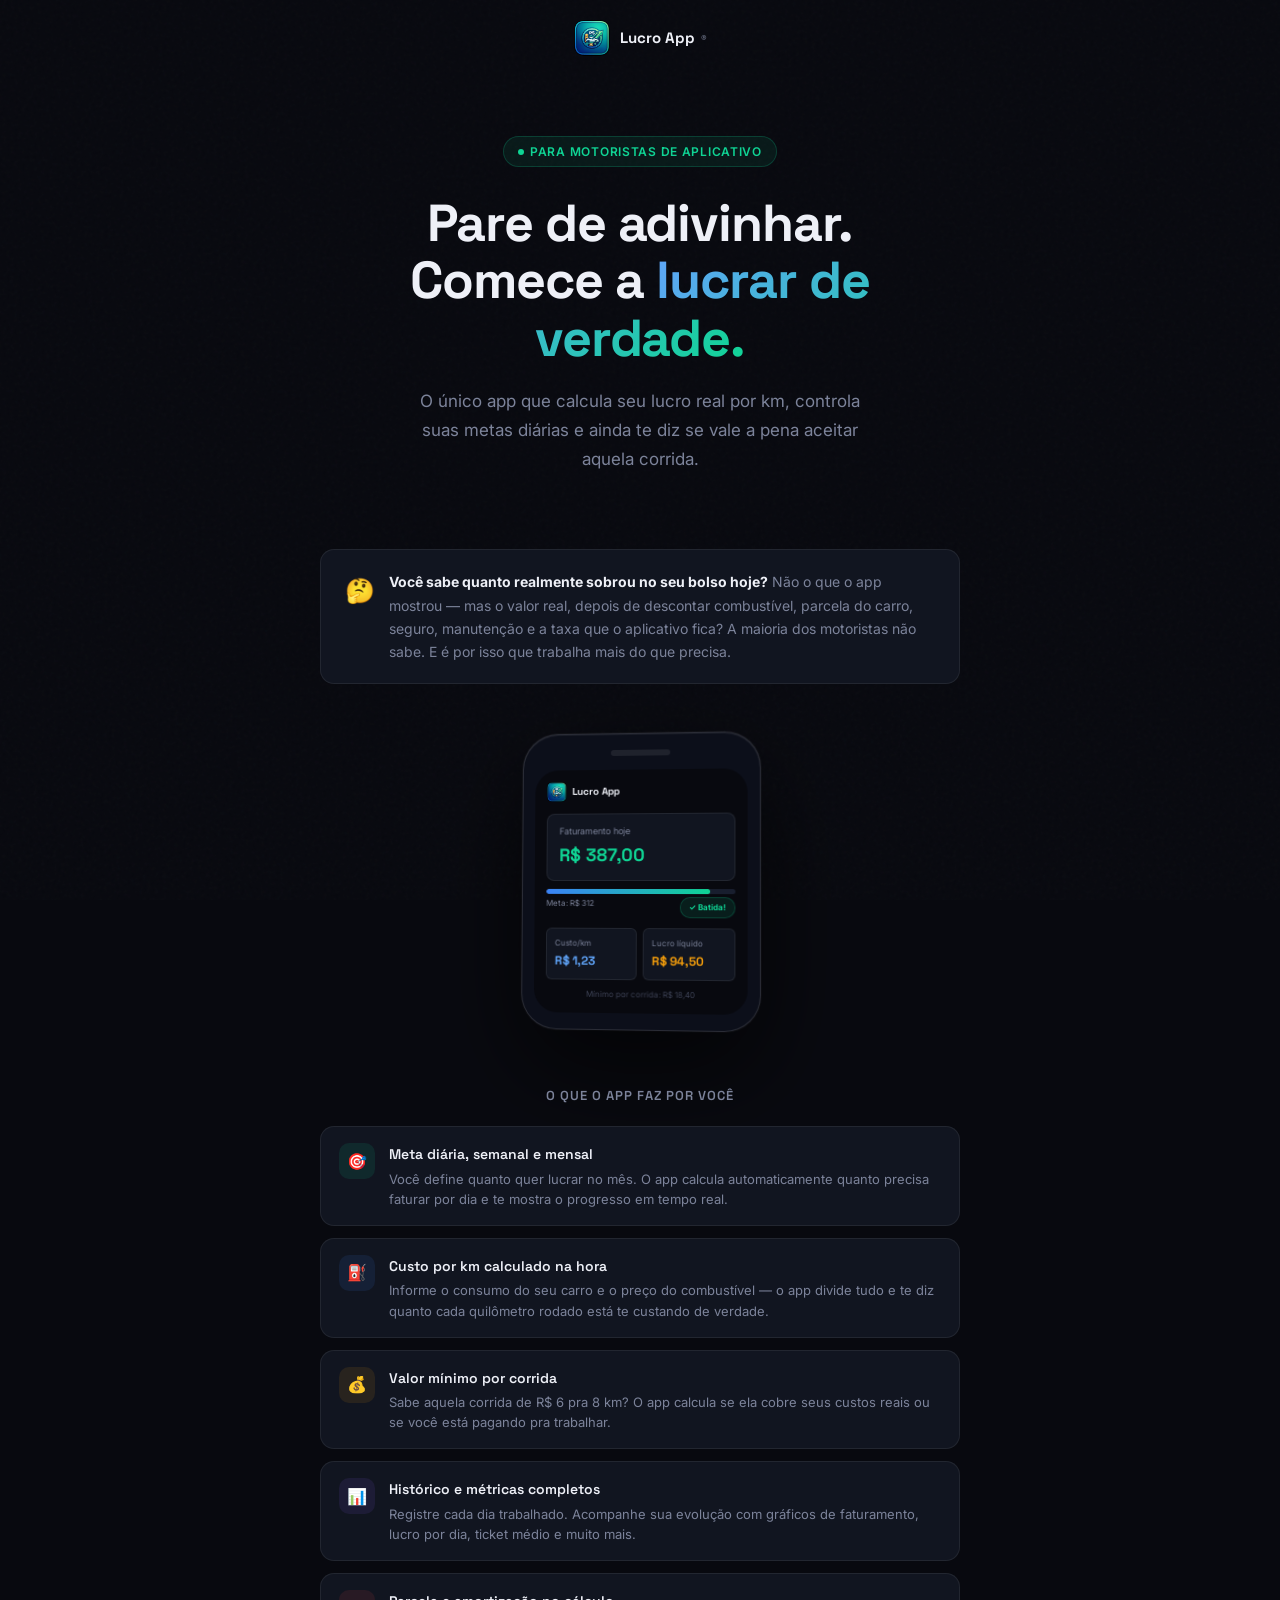
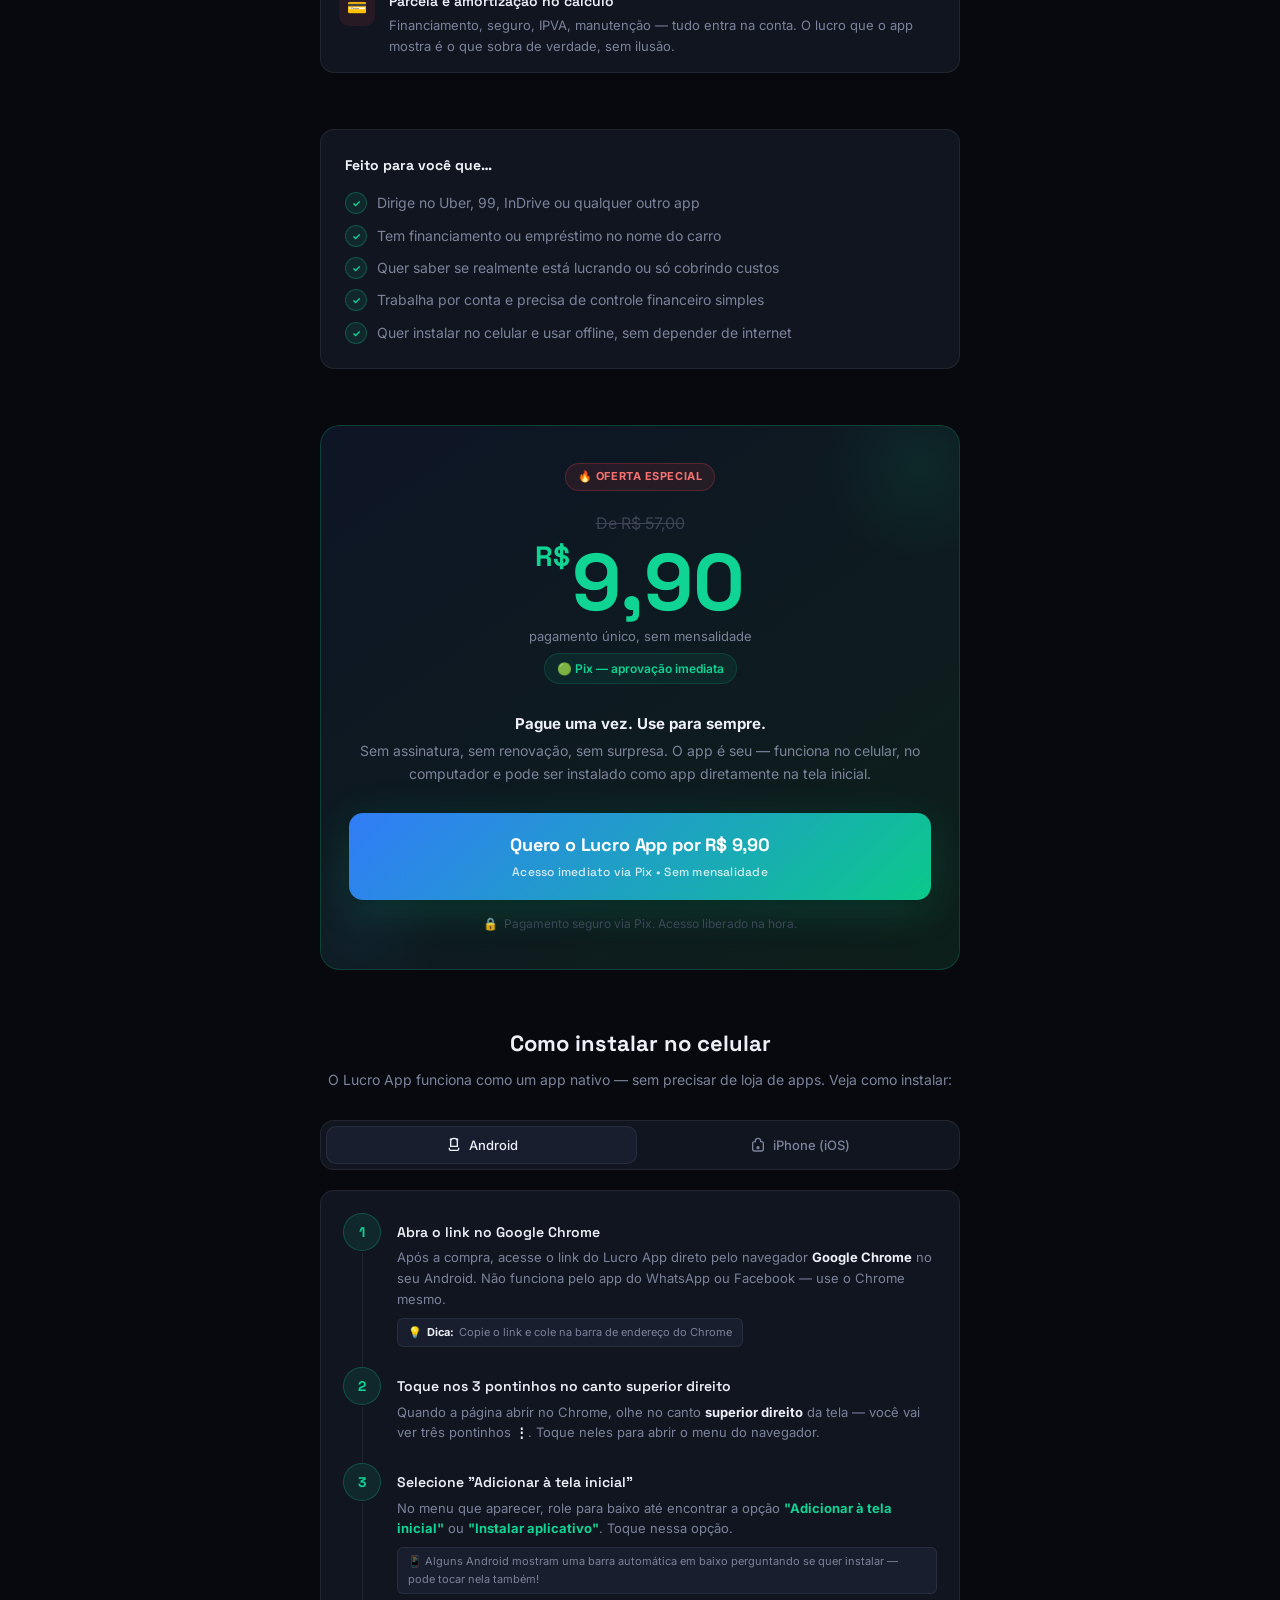
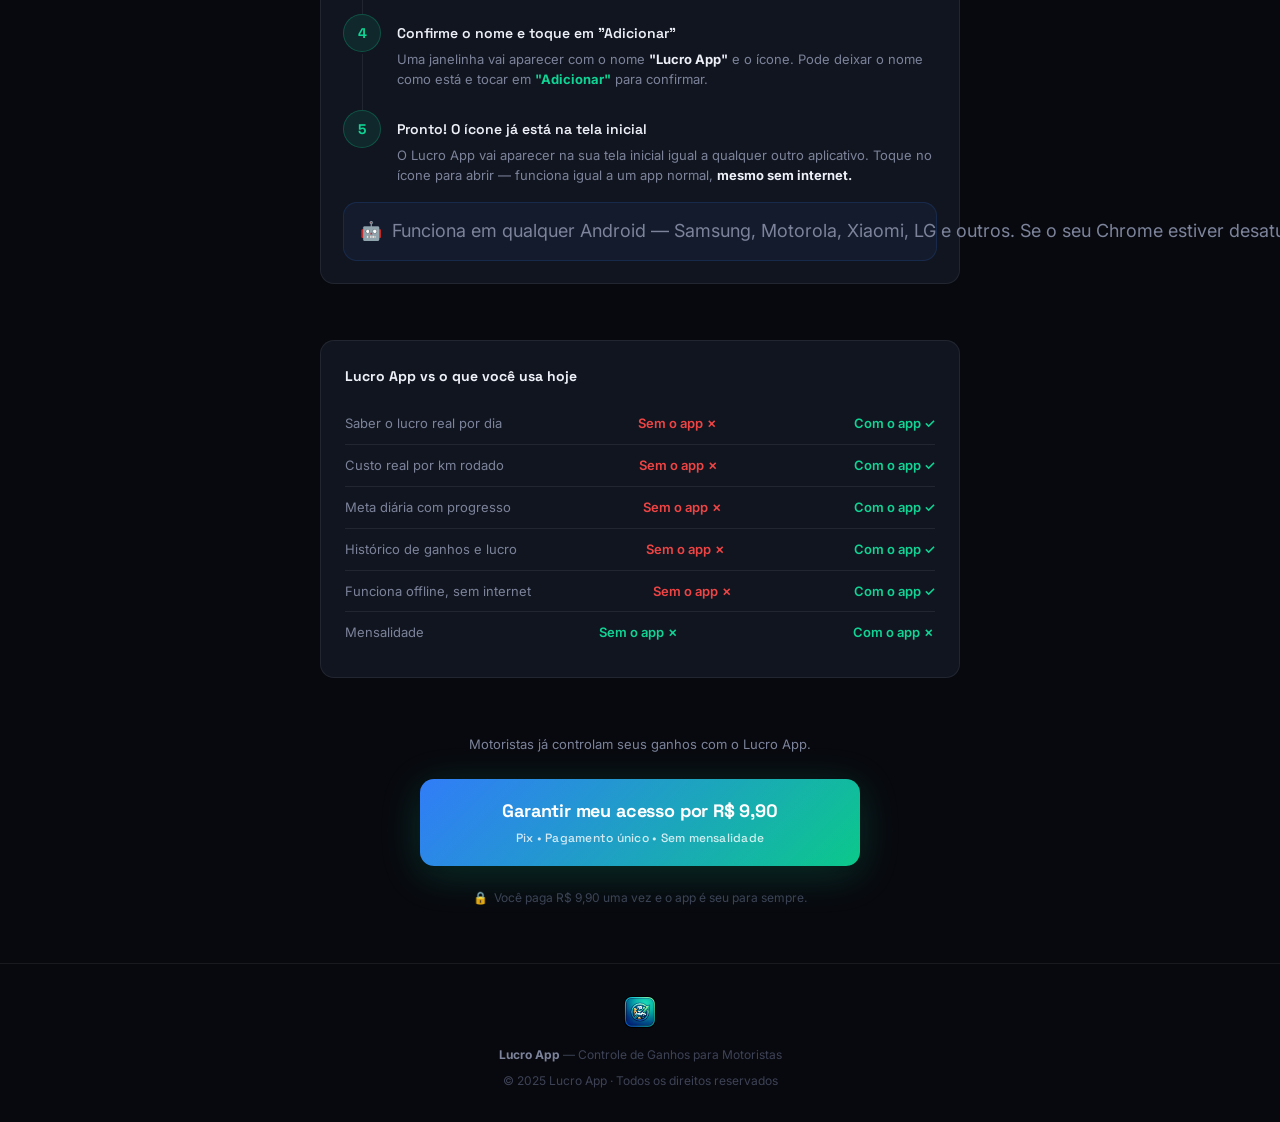
<file: index.html>
<!DOCTYPE html>
<html lang="pt-BR">
<head>
<meta charset="UTF-8">
<meta name="viewport" content="width=device-width, initial-scale=1.0">
<meta name="theme-color" content="#08090f">
<meta name="description" content="Lucro App — Controle de Ganhos para Motoristas de Aplicativo">
<title>Lucro App — Controle de Ganhos para Motoristas</title>
<link rel="icon" href="logo.png">
<link rel="apple-touch-icon" href="logo.png">
<link rel="preconnect" href="https://fonts.googleapis.com">
<link href="https://fonts.googleapis.com/css2?family=Inter:wght@400;500;600&family=Space+Grotesk:wght@600;700&display=swap" rel="stylesheet">
<link rel="stylesheet" href="style.css">
</head>
<body>

<!-- NAV -->
<div class="wrap">
  <nav>
    <div class="nav-logo">
      <img src="logo.png" alt="Lucro App">
      <span>Lucro App <small>®</small></span>
    </div>
  </nav>
</div>

<!-- HERO -->
<div class="wrap">
  <section class="hero reveal">
    <div class="hero-eyebrow"><span></span>Para motoristas de aplicativo</div>
    <h1>Pare de adivinhar.<br>Comece a <em>lucrar de verdade.</em></h1>
    <p class="hero-sub">O único app que calcula seu lucro real por km, controla suas metas diárias e ainda te diz se vale a pena aceitar aquela corrida.</p>
  </section>

  <!-- PROBLEM -->
  <div class="problem reveal">
    <div class="problem-icon">🤔</div>
    <p><strong>Você sabe quanto realmente sobrou no seu bolso hoje?</strong> Não o que o app mostrou — mas o valor real, depois de descontar combustível, parcela do carro, seguro, manutenção e a taxa que o aplicativo fica? A maioria dos motoristas não sabe. E é por isso que trabalha mais do que precisa.</p>
  </div>

  <!-- PHONE MOCKUP -->
  <div class="phone-section reveal">
    <div class="phone">
      <div class="phone-notch"></div>
      <div class="phone-screen">
        <div class="app-header">
          <img src="logo.png" alt="logo">
          <span>Lucro App</span>
        </div>
        <div class="app-metric">
          <div class="app-metric-label">Faturamento hoje</div>
          <div class="app-metric-val">R$ 387,00</div>
        </div>
        <div class="app-bar-wrap">
          <div class="app-bar-track"><div class="app-bar-fill"></div></div>
          <div class="app-bar-labels">
            <span>Meta: R$ 312</span>
            <span class="app-badge">✓ Batida!</span>
          </div>
        </div>
        <div class="app-mini-grid">
          <div class="app-mini">
            <div class="app-mini-l">Custo/km</div>
            <div class="app-mini-v blue">R$ 1,23</div>
          </div>
          <div class="app-mini">
            <div class="app-mini-l">Lucro líquido</div>
            <div class="app-mini-v amber">R$ 94,50</div>
          </div>
        </div>
        <div style="font-size:8px;color:#3d4255;text-align:center">Mínimo por corrida: R$ 18,40</div>
      </div>
    </div>
  </div>

  <!-- FEATURES -->
  <section class="features reveal">
    <div class="features-title">O que o app faz por você</div>
    <div class="feat-list">
      <div class="feat">
        <div class="feat-icon teal">🎯</div>
        <div class="feat-body">
          <h3>Meta diária, semanal e mensal</h3>
          <p>Você define quanto quer lucrar no mês. O app calcula automaticamente quanto precisa faturar por dia e te mostra o progresso em tempo real.</p>
        </div>
      </div>
      <div class="feat">
        <div class="feat-icon blue">⛽</div>
        <div class="feat-body">
          <h3>Custo por km calculado na hora</h3>
          <p>Informe o consumo do seu carro e o preço do combustível — o app divide tudo e te diz quanto cada quilômetro rodado está te custando de verdade.</p>
        </div>
      </div>
      <div class="feat">
        <div class="feat-icon amber">💰</div>
        <div class="feat-body">
          <h3>Valor mínimo por corrida</h3>
          <p>Sabe aquela corrida de R$ 6 pra 8 km? O app calcula se ela cobre seus custos reais ou se você está pagando pra trabalhar.</p>
        </div>
      </div>
      <div class="feat">
        <div class="feat-icon purple">📊</div>
        <div class="feat-body">
          <h3>Histórico e métricas completos</h3>
          <p>Registre cada dia trabalhado. Acompanhe sua evolução com gráficos de faturamento, lucro por dia, ticket médio e muito mais.</p>
        </div>
      </div>
      <div class="feat">
        <div class="feat-icon red">💳</div>
        <div class="feat-body">
          <h3>Parcela e amortização no cálculo</h3>
          <p>Financiamento, seguro, IPVA, manutenção — tudo entra na conta. O lucro que o app mostra é o que sobra de verdade, sem ilusão.</p>
        </div>
      </div>
    </div>
  </section>

  <!-- WHO FOR -->
  <div class="for-section reveal">
    <div class="for-title">Feito para você que…</div>
    <div class="for-list">
      <div class="for-item">Dirige no Uber, 99, InDrive ou qualquer outro app</div>
      <div class="for-item">Tem financiamento ou empréstimo no nome do carro</div>
      <div class="for-item">Quer saber se realmente está lucrando ou só cobrindo custos</div>
      <div class="for-item">Trabalha por conta e precisa de controle financeiro simples</div>
      <div class="for-item">Quer instalar no celular e usar offline, sem depender de internet</div>
    </div>
  </div>

  <!-- PRICE -->
  <section class="price-section reveal">
    <div class="price-card">
      <div class="price-badge">🔥 Oferta especial</div>
      <div class="price-old">De R$ 57,00</div>
      <div class="price-new"><sup>R$</sup>9,90</div>
      <div class="price-sub">pagamento único, sem mensalidade</div>
      <div class="price-pix">🟢 Pix — aprovação imediata</div>
      <div class="price-once">
        <strong>Pague uma vez. Use para sempre.</strong>
        Sem assinatura, sem renovação, sem surpresa. O app é seu — funciona no celular, no computador e pode ser instalado como app diretamente na tela inicial.
      </div>
      <a href="#comprar" class="cta-btn">
        Quero o Lucro App por R$ 9,90
        <small>Acesso imediato via Pix • Sem mensalidade</small>
      </a>
      <p class="cta-guarantee">Pagamento seguro via Pix. Acesso liberado na hora.</p>
    </div>
  </section>

  <!-- TUTORIAL -->
  <section class="tutorial-section reveal">
    <div class="tutorial-header">
      <h2>Como instalar no celular</h2>
      <p>O Lucro App funciona como um app nativo — sem precisar de loja de apps. Veja como instalar:</p>
    </div>

    <div class="tutorial-tabs">
      <button class="ttab active" onclick="switchTab('android',this)">
        <svg viewBox="0 0 24 24" fill="none" stroke="currentColor" stroke-width="2"><path d="M5 16v2a2 2 0 002 2h10a2 2 0 002-2v-2"/><path d="M12 2a5 5 0 015 5v7H7V7a5 5 0 015-5z"/><line x1="8" y1="2" x2="6" y2="5"/><line x1="16" y1="2" x2="18" y2="5"/></svg>
        Android
      </button>
      <button class="ttab" onclick="switchTab('ios',this)">
        <svg viewBox="0 0 24 24" fill="none" stroke="currentColor" stroke-width="2"><path d="M12 2a4 4 0 014 4v1h1a3 3 0 013 3v8a3 3 0 01-3 3H7a3 3 0 01-3-3v-8a3 3 0 013-3h1V6a4 4 0 014-4z"/><circle cx="12" cy="16" r="1.5" fill="currentColor"/></svg>
        iPhone (iOS)
      </button>
    </div>

    <!-- ANDROID -->
    <div class="tutorial-panel active" id="panel-android">
      <div class="card">
        <div class="steps">
          <div class="step">
            <div class="step-line"></div>
            <div class="step-num android">1</div>
            <div class="step-body">
              <h4>Abra o link no Google Chrome</h4>
              <p>Após a compra, acesse o link do Lucro App direto pelo navegador <strong style="color:var(--text)">Google Chrome</strong> no seu Android. Não funciona pelo app do WhatsApp ou Facebook — use o Chrome mesmo.</p>
              <div class="step-tip">💡 <b>Dica:</b> Copie o link e cole na barra de endereço do Chrome</div>
            </div>
          </div>
          <div class="step">
            <div class="step-line"></div>
            <div class="step-num android">2</div>
            <div class="step-body">
              <h4>Toque nos 3 pontinhos no canto superior direito</h4>
              <p>Quando a página abrir no Chrome, olhe no canto <strong style="color:var(--text)">superior direito</strong> da tela — você vai ver três pontinhos <strong style="color:var(--text)">⋮</strong>. Toque neles para abrir o menu do navegador.</p>
            </div>
          </div>
          <div class="step">
            <div class="step-line"></div>
            <div class="step-num android">3</div>
            <div class="step-body">
              <h4>Selecione "Adicionar à tela inicial"</h4>
              <p>No menu que aparecer, role para baixo até encontrar a opção <strong style="color:var(--teal)">"Adicionar à tela inicial"</strong> ou <strong style="color:var(--teal)">"Instalar aplicativo"</strong>. Toque nessa opção.</p>
              <div class="step-tip">📱 Alguns Android mostram uma barra automática em baixo perguntando se quer instalar — pode tocar nela também!</div>
            </div>
          </div>
          <div class="step">
            <div class="step-line"></div>
            <div class="step-num android">4</div>
            <div class="step-body">
              <h4>Confirme o nome e toque em "Adicionar"</h4>
              <p>Uma janelinha vai aparecer com o nome <strong style="color:var(--text)">"Lucro App"</strong> e o ícone. Pode deixar o nome como está e tocar em <strong style="color:var(--teal)">"Adicionar"</strong> para confirmar.</p>
            </div>
          </div>
          <div class="step">
            <div class="step-num android">5</div>
            <div class="step-body">
              <h4>Pronto! O ícone já está na tela inicial</h4>
              <p>O Lucro App vai aparecer na sua tela inicial igual a qualquer outro aplicativo. Toque no ícone para abrir — funciona igual a um app normal, <strong style="color:var(--text)">mesmo sem internet.</strong></p>
            </div>
          </div>
        </div>
        <div class="tutorial-note">
          <span>🤖</span>
          <span>Funciona em qualquer Android — Samsung, Motorola, Xiaomi, LG e outros. Se o seu Chrome estiver desatualizado, atualize pela Play Store primeiro.</span>
        </div>
      </div>
    </div>

    <!-- IOS -->
    <div class="tutorial-panel" id="panel-ios">
      <div class="card">
        <div class="steps">
          <div class="step">
            <div class="step-line"></div>
            <div class="step-num apple">1</div>
            <div class="step-body">
              <h4>Abra o link no Safari</h4>
              <p>Após a compra, acesse o link do Lucro App pelo <strong style="color:var(--text)">Safari</strong> — o navegador padrão do iPhone. No iOS, a opção de instalar só funciona pelo Safari, não por outros navegadores.</p>
              <div class="step-tip">💡 <b>Dica:</b> Copie o link, abra o Safari e cole na barra de endereço no topo</div>
            </div>
          </div>
          <div class="step">
            <div class="step-line"></div>
            <div class="step-num apple">2</div>
            <div class="step-body">
              <h4>Toque no botão de Compartilhar</h4>
              <p>Com a página aberta no Safari, toque no ícone de <strong style="color:var(--text)">Compartilhar</strong> — é um quadrado com uma seta apontando para cima <strong style="color:var(--blue2)">⬆</strong>. Fica na barra inferior da tela, no meio.</p>
            </div>
          </div>
          <div class="step">
            <div class="step-line"></div>
            <div class="step-num apple">3</div>
            <div class="step-body">
              <h4>Role a lista e toque em "Adicionar à Tela de Início"</h4>
              <p>Um painel vai subir com várias opções. Role essa lista para baixo até encontrar <strong style="color:var(--blue2)">"Adicionar à Tela de Início"</strong> com um ícone de quadrado com um +. Toque nessa opção.</p>
              <div class="step-tip">📋 Pode estar um pouco escondida — role bem a lista até aparecer</div>
            </div>
          </div>
          <div class="step">
            <div class="step-line"></div>
            <div class="step-num apple">4</div>
            <div class="step-body">
              <h4>Confirme tocando em "Adicionar"</h4>
              <p>Uma tela vai mostrar o <strong style="color:var(--text)">ícone do Lucro App</strong> com o nome embaixo. Se quiser, pode mudar o nome. Depois toque em <strong style="color:var(--blue2)">"Adicionar"</strong> no canto superior direito.</p>
            </div>
          </div>
          <div class="step">
            <div class="step-num apple">5</div>
            <div class="step-body">
              <h4>Pronto! Abra pela tela inicial</h4>
              <p>O Lucro App vai aparecer na tela inicial do seu iPhone igual a um aplicativo normal. Abre em tela cheia, sem a barra do Safari, e <strong style="color:var(--text)">funciona sem internet.</strong></p>
            </div>
          </div>
        </div>
        <div class="tutorial-note">
          <span>🍎</span>
          <span>Compatível com iPhone 6 ou mais novo, iOS 13 ou superior. Se não aparecer a opção no Safari, atualize o iOS em Ajustes → Geral → Atualização de Software.</span>
        </div>
      </div>
    </div>
  </section>

  <!-- COMPARISON -->
  <div class="comparison reveal">
    <div class="comp-title">Lucro App vs o que você usa hoje</div>
    <div class="comp-row"><span class="comp-label">Saber o lucro real por dia</span><span class="comp-no">Sem o app ✗</span><span class="comp-yes">Com o app ✓</span></div>
    <div class="comp-row"><span class="comp-label">Custo real por km rodado</span><span class="comp-no">Sem o app ✗</span><span class="comp-yes">Com o app ✓</span></div>
    <div class="comp-row"><span class="comp-label">Meta diária com progresso</span><span class="comp-no">Sem o app ✗</span><span class="comp-yes">Com o app ✓</span></div>
    <div class="comp-row"><span class="comp-label">Histórico de ganhos e lucro</span><span class="comp-no">Sem o app ✗</span><span class="comp-yes">Com o app ✓</span></div>
    <div class="comp-row"><span class="comp-label">Funciona offline, sem internet</span><span class="comp-no">Sem o app ✗</span><span class="comp-yes">Com o app ✓</span></div>
    <div class="comp-row"><span class="comp-label">Mensalidade</span><span class="comp-yes">Sem o app ✗</span><span class="comp-yes">Com o app ✗</span></div>
  </div>

  <!-- FINAL CTA -->
  <section style="text-align:center;margin-bottom:56px" class="reveal" id="comprar">
    <p style="font-size:13px;color:var(--muted);margin-bottom:24px">Motoristas já controlam seus ganhos com o Lucro App.</p>
    <a href="#" class="cta-btn" style="display:inline-block;max-width:440px">
      Garantir meu acesso por R$ 9,90
      <small>Pix • Pagamento único • Sem mensalidade</small>
    </a>
    <p class="cta-guarantee" style="margin-top:14px">Você paga R$ 9,90 uma vez e o app é seu para sempre.</p>
  </section>

</div><!-- .wrap -->

<!-- FOOTER -->
<footer>
  <div class="wrap">
    <img src="logo.png" alt="Lucro App" style="width:32px;height:32px;border-radius:8px;margin-bottom:10px">
    <p><strong>Lucro App</strong> — Controle de Ganhos para Motoristas</p>
    <p style="margin-top:6px">© 2025 Lucro App · Todos os direitos reservados</p>
  </div>
</footer>

<!-- STICKY MOBILE CTA -->
<div class="sticky-cta">
  <a href="#comprar" class="cta-btn">
    Garantir por R$ 9,90 no Pix
    <small>Pagamento único • Sem mensalidade</small>
  </a>
</div>

<script src="script.js"></script>
</body>
</html>
</file>
<file: style.css>
*{box-sizing:border-box;margin:0;padding:0}
:root{
  --bg:#08090f;
  --surface:#111520;
  --surface2:#181e2e;
  --border:rgba(255,255,255,0.07);
  --text:#eef0f7;
  --muted:#7c839a;
  --faint:#3d4255;
  --blue:#3b82f6;
  --blue2:#60a5fa;
  --teal:#0fd494;
  --teal2:#34d399;
  --amber:#f59e0b;
  --red:#ef4444;
  --purple:#8b5cf6;
  --font-d:'Space Grotesk',sans-serif;
  --font-b:'Inter',sans-serif;
  --r:14px;
}
html{scroll-behavior:smooth}
body{background:var(--bg);color:var(--text);font-family:var(--font-b);font-size:16px;line-height:1.6;overflow-x:hidden}

body::before{content:'';position:fixed;inset:0;background-image:url("data:image/svg+xml,%3Csvg viewBox='0 0 256 256' xmlns='http://www.w3.org/2000/svg'%3E%3Cfilter id='n'%3E%3CfeTurbulence type='fractalNoise' baseFrequency='0.9' numOctaves='4' stitchTiles='stitch'/%3E%3C/filter%3E%3Crect width='100%25' height='100%25' filter='url(%23n)' opacity='0.035'/%3E%3C/svg%3E");pointer-events:none;z-index:0;opacity:.6}

/* ── LAYOUT ── */
.wrap{max-width:680px;margin:0 auto;padding:0 20px;position:relative;z-index:1}

/* ── NAV ── */
nav{padding:20px 0;display:flex;align-items:center;justify-content:center}
.nav-logo{display:flex;align-items:center;gap:10px}
.nav-logo img{width:36px;height:36px;border-radius:10px}
.nav-logo span{font-family:var(--font-d);font-size:15px;font-weight:700;color:var(--text)}
.nav-logo small{font-size:11px;color:var(--muted);margin-left:2px}

/* ── HERO ── */
.hero{padding:60px 0 40px;text-align:center}
.hero-eyebrow{display:inline-flex;align-items:center;gap:6px;background:rgba(15,212,148,.08);border:1px solid rgba(15,212,148,.2);color:var(--teal);font-size:12px;font-weight:600;letter-spacing:.06em;text-transform:uppercase;padding:5px 14px;border-radius:20px;margin-bottom:28px}
.hero-eyebrow span{width:6px;height:6px;border-radius:50%;background:var(--teal);animation:pulse2 2s infinite}
@keyframes pulse2{0%,100%{opacity:1;transform:scale(1)}50%{opacity:.4;transform:scale(.8)}}
.hero h1{font-family:var(--font-d);font-size:clamp(32px,7vw,52px);font-weight:700;line-height:1.1;letter-spacing:-.02em;margin-bottom:20px}
.hero h1 em{font-style:normal;background:linear-gradient(135deg,var(--blue2),var(--teal));-webkit-background-clip:text;-webkit-text-fill-color:transparent;background-clip:text}
.hero-sub{font-size:17px;color:var(--muted);max-width:480px;margin:0 auto 36px;line-height:1.7}

/* ── PROBLEM ── */
.problem{background:var(--surface);border:1px solid var(--border);border-radius:var(--r);padding:20px 24px;margin-bottom:48px;display:flex;gap:14px;align-items:flex-start}
.problem-icon{font-size:24px;flex-shrink:0;margin-top:2px}
.problem p{font-size:14px;color:var(--muted);line-height:1.65}
.problem p strong{color:var(--text)}

/* ── PHONE MOCKUP ── */
.phone-section{display:flex;justify-content:center;margin-bottom:56px;perspective:1000px}
.phone{width:240px;background:#0c0f1a;border:1.5px solid rgba(255,255,255,0.12);border-radius:36px;padding:16px 12px;box-shadow:0 40px 100px rgba(0,0,0,.7),0 0 0 1px rgba(255,255,255,.04),inset 0 1px 0 rgba(255,255,255,.06);transform:rotateY(-6deg) rotateX(2deg);transition:transform .4s ease;position:relative}
.phone:hover{transform:rotateY(0deg) rotateX(0deg)}
.phone-notch{width:60px;height:6px;background:rgba(255,255,255,.08);border-radius:3px;margin:0 auto 14px}
.phone-screen{background:var(--bg);border-radius:24px;overflow:hidden;padding:12px}
.app-header{display:flex;align-items:center;gap:6px;margin-bottom:12px}
.app-header img{width:20px;height:20px;border-radius:5px}
.app-header span{font-family:var(--font-d);font-size:10px;font-weight:700;color:var(--text)}
.app-metric{background:var(--surface);border:1px solid var(--border);border-radius:8px;padding:10px 12px;margin-bottom:8px}
.app-metric-label{font-size:9px;color:var(--muted);margin-bottom:3px}
.app-metric-val{font-family:var(--font-d);font-size:18px;font-weight:700;color:var(--teal)}
.app-bar-wrap{margin:6px 0 10px}
.app-bar-track{height:5px;background:var(--surface2);border-radius:3px;overflow:hidden}
.app-bar-fill{height:100%;border-radius:3px;background:linear-gradient(90deg,var(--blue),var(--teal));width:87%}
.app-bar-labels{display:flex;justify-content:space-between;font-size:8px;color:var(--muted);margin-top:3px}
.app-mini-grid{display:grid;grid-template-columns:1fr 1fr;gap:6px;margin-bottom:8px}
.app-mini{background:var(--surface);border:1px solid var(--border);border-radius:6px;padding:8px}
.app-mini-l{font-size:8px;color:var(--muted);margin-bottom:2px}
.app-mini-v{font-family:var(--font-d);font-size:12px;font-weight:700}
.app-mini-v.blue{color:var(--blue2)}
.app-mini-v.amber{color:var(--amber)}
.app-badge{display:inline-flex;align-items:center;gap:4px;background:rgba(15,212,148,.1);border:1px solid rgba(15,212,148,.2);color:var(--teal);font-size:8px;font-weight:700;padding:3px 8px;border-radius:10px}

/* ── FEATURES ── */
.features{margin-bottom:56px}
.features-title{font-family:var(--font-d);font-size:13px;font-weight:600;letter-spacing:.08em;text-transform:uppercase;color:var(--muted);margin-bottom:20px;text-align:center}
.feat-list{display:flex;flex-direction:column;gap:12px}
.feat{display:flex;align-items:flex-start;gap:14px;background:var(--surface);border:1px solid var(--border);border-radius:var(--r);padding:16px 18px;transition:border-color .2s}
.feat:hover{border-color:rgba(59,130,246,.3)}
.feat-icon{width:36px;height:36px;border-radius:10px;display:flex;align-items:center;justify-content:center;font-size:16px;flex-shrink:0}
.feat-icon.blue{background:rgba(59,130,246,.1)}
.feat-icon.teal{background:rgba(15,212,148,.1)}
.feat-icon.amber{background:rgba(245,158,11,.1)}
.feat-icon.purple{background:rgba(139,92,246,.1)}
.feat-icon.red{background:rgba(239,68,68,.1)}
.feat-body h3{font-family:var(--font-d);font-size:14px;font-weight:600;margin-bottom:3px}
.feat-body p{font-size:13px;color:var(--muted);line-height:1.55}

/* ── WHO IS IT FOR ── */
.for-section{background:var(--surface);border:1px solid var(--border);border-radius:var(--r);padding:24px;margin-bottom:56px}
.for-title{font-family:var(--font-d);font-size:14px;font-weight:700;margin-bottom:16px;color:var(--text)}
.for-list{display:flex;flex-direction:column;gap:10px}
.for-item{display:flex;align-items:center;gap:10px;font-size:14px;color:var(--muted)}
.for-item::before{content:'✓';width:20px;height:20px;background:rgba(15,212,148,.1);border:1px solid rgba(15,212,148,.25);border-radius:50%;display:flex;align-items:center;justify-content:center;font-size:10px;color:var(--teal);font-weight:700;flex-shrink:0}

/* ── PRICE ── */
.price-section{margin-bottom:56px}
.price-card{background:linear-gradient(145deg,#0e1526,#0d1f1a);border:1px solid rgba(15,212,148,.2);border-radius:20px;padding:36px 28px;text-align:center;position:relative;overflow:hidden}
.price-card::before{content:'';position:absolute;top:-60px;right:-60px;width:200px;height:200px;background:radial-gradient(circle,rgba(15,212,148,.08) 0%,transparent 70%);pointer-events:none}
.price-card::after{content:'';position:absolute;bottom:-40px;left:-40px;width:160px;height:160px;background:radial-gradient(circle,rgba(59,130,246,.06) 0%,transparent 70%);pointer-events:none}
.price-badge{display:inline-block;background:rgba(239,68,68,.1);border:1px solid rgba(239,68,68,.25);color:#f87171;font-size:11px;font-weight:700;letter-spacing:.05em;text-transform:uppercase;padding:4px 12px;border-radius:20px;margin-bottom:20px}
.price-old{font-size:16px;color:var(--faint);text-decoration:line-through;margin-bottom:6px}
.price-new{font-family:var(--font-d);font-size:clamp(52px,12vw,80px);font-weight:700;line-height:1;color:var(--teal);margin-bottom:4px}
.price-new sup{font-size:28px;vertical-align:top;margin-top:12px;margin-right:2px}
.price-sub{font-size:13px;color:var(--muted);margin-bottom:6px}
.price-pix{display:inline-flex;align-items:center;gap:6px;background:rgba(15,212,148,.08);border:1px solid rgba(15,212,148,.15);color:var(--teal);font-size:12px;font-weight:600;padding:5px 12px;border-radius:20px;margin-bottom:28px}
.price-once{font-size:14px;color:var(--muted);margin-bottom:28px;line-height:1.6}
.price-once strong{color:var(--text);display:block;font-size:15px;margin-bottom:4px}

/* ── CTA BUTTON ── */
.cta-btn{display:block;width:100%;background:linear-gradient(135deg,#1a6ef7,#0bc98a);border:none;border-radius:var(--r);padding:18px 24px;font-family:var(--font-d);font-size:18px;font-weight:700;color:#fff;cursor:pointer;letter-spacing:-.01em;position:relative;overflow:hidden;transition:transform .15s,box-shadow .15s;box-shadow:0 8px 40px rgba(15,212,148,.2),0 2px 8px rgba(0,0,0,.4);text-decoration:none;text-align:center}
.cta-btn::before{content:'';position:absolute;inset:0;background:linear-gradient(135deg,rgba(255,255,255,.1),transparent);pointer-events:none}
.cta-btn:hover{transform:translateY(-2px);box-shadow:0 14px 50px rgba(15,212,148,.3),0 4px 12px rgba(0,0,0,.4)}
.cta-btn:active{transform:translateY(0)}
.cta-btn small{display:block;font-size:12px;font-weight:500;opacity:.8;margin-top:3px;letter-spacing:.02em}
.cta-guarantee{display:flex;align-items:center;justify-content:center;gap:6px;font-size:12px;color:var(--faint);margin-top:14px}
.cta-guarantee::before{content:'🔒'}

/* ── TUTORIAL ── */
.tutorial-section{margin-bottom:56px}
.tutorial-header{text-align:center;margin-bottom:28px}
.tutorial-header h2{font-family:var(--font-d);font-size:22px;font-weight:700;margin-bottom:8px}
.tutorial-header p{font-size:14px;color:var(--muted)}
.tutorial-tabs{display:flex;gap:8px;background:var(--surface);border:1px solid var(--border);border-radius:var(--r);padding:5px;margin-bottom:20px}
.ttab{flex:1;display:flex;align-items:center;justify-content:center;gap:7px;padding:10px;border-radius:10px;border:none;background:transparent;color:var(--muted);font-family:var(--font-b);font-size:13px;font-weight:500;cursor:pointer;transition:all .2s}
.ttab.active{background:var(--surface2);color:var(--text);border:1px solid var(--border)}
.ttab svg{width:16px;height:16px;flex-shrink:0}
.tutorial-panel{display:none}
.tutorial-panel.active{display:block}
.steps{display:flex;flex-direction:column;gap:0}
.step{display:flex;gap:16px;position:relative;padding-bottom:20px}
.step:last-child{padding-bottom:0}
.step:not(:last-child) .step-line{position:absolute;left:19px;top:40px;bottom:0;width:1px;background:var(--border)}
.step-num{width:38px;height:38px;border-radius:50%;display:flex;align-items:center;justify-content:center;font-family:var(--font-d);font-size:14px;font-weight:700;flex-shrink:0;z-index:1}
.step-num.android{background:rgba(15,212,148,.1);border:1px solid rgba(15,212,148,.25);color:var(--teal)}
.step-num.apple{background:rgba(59,130,246,.1);border:1px solid rgba(59,130,246,.25);color:var(--blue2)}
.step-body{padding-top:8px;flex:1}
.step-body h4{font-family:var(--font-d);font-size:14px;font-weight:600;margin-bottom:4px}
.step-body p{font-size:13px;color:var(--muted);line-height:1.6}
.step-tip{display:inline-flex;align-items:center;gap:5px;background:var(--surface2);border:1px solid var(--border);border-radius:6px;padding:5px 10px;font-size:11px;color:var(--muted);margin-top:8px}
.step-tip b{color:var(--text)}
.tutorial-note{display:flex;align-items:flex-start;gap:10px;background:rgba(59,130,246,.06);border:1px solid rgba(59,130,246,.15);border-radius:var(--r);padding:14px 16px;margin-top:16px;font-size:13px;color:var(--muted);line-height:1.6}
.tutorial-note span{font-size:18px;flex-shrink:0}

/* ── COMPARISON ── */
.comparison{background:var(--surface);border:1px solid var(--border);border-radius:var(--r);padding:24px;margin-bottom:56px}
.comp-title{font-family:var(--font-d);font-size:14px;font-weight:700;margin-bottom:16px}
.comp-row{display:flex;justify-content:space-between;align-items:center;padding:10px 0;border-bottom:1px solid var(--border);font-size:13px}
.comp-row:last-child{border-bottom:none}
.comp-label{color:var(--muted)}
.comp-no{color:var(--red);font-weight:600}
.comp-yes{color:var(--teal);font-weight:600}

/* ── FOOTER ── */
footer{padding:32px 0;text-align:center;border-top:1px solid var(--border)}
footer p{font-size:12px;color:var(--faint)}
footer strong{color:var(--muted)}

/* ── STICKY CTA MOBILE ── */
.sticky-cta{position:fixed;bottom:0;left:0;right:0;padding:12px 20px calc(12px + env(safe-area-inset-bottom));background:rgba(8,9,15,0.95);backdrop-filter:blur(12px);-webkit-backdrop-filter:blur(12px);border-top:1px solid var(--border);z-index:100;display:none}
.sticky-cta .cta-btn{padding:14px;font-size:16px}

/* ── SCROLL ANIMATIONS ── */
.reveal{opacity:0;transform:translateY(24px);transition:opacity .5s ease,transform .5s ease}
.reveal.visible{opacity:1;transform:translateY(0)}

/* ── CARD ── */
.card{background:var(--surface);border:1px solid var(--border);border-radius:var(--r);padding:22px}

@media(max-width:600px){
  .hero{padding:40px 0 28px}
  .phone{width:200px}
  .sticky-cta{display:block}
  body{padding-bottom:80px}
  .comp-row{flex-wrap:wrap;gap:4px}
}
</file>
